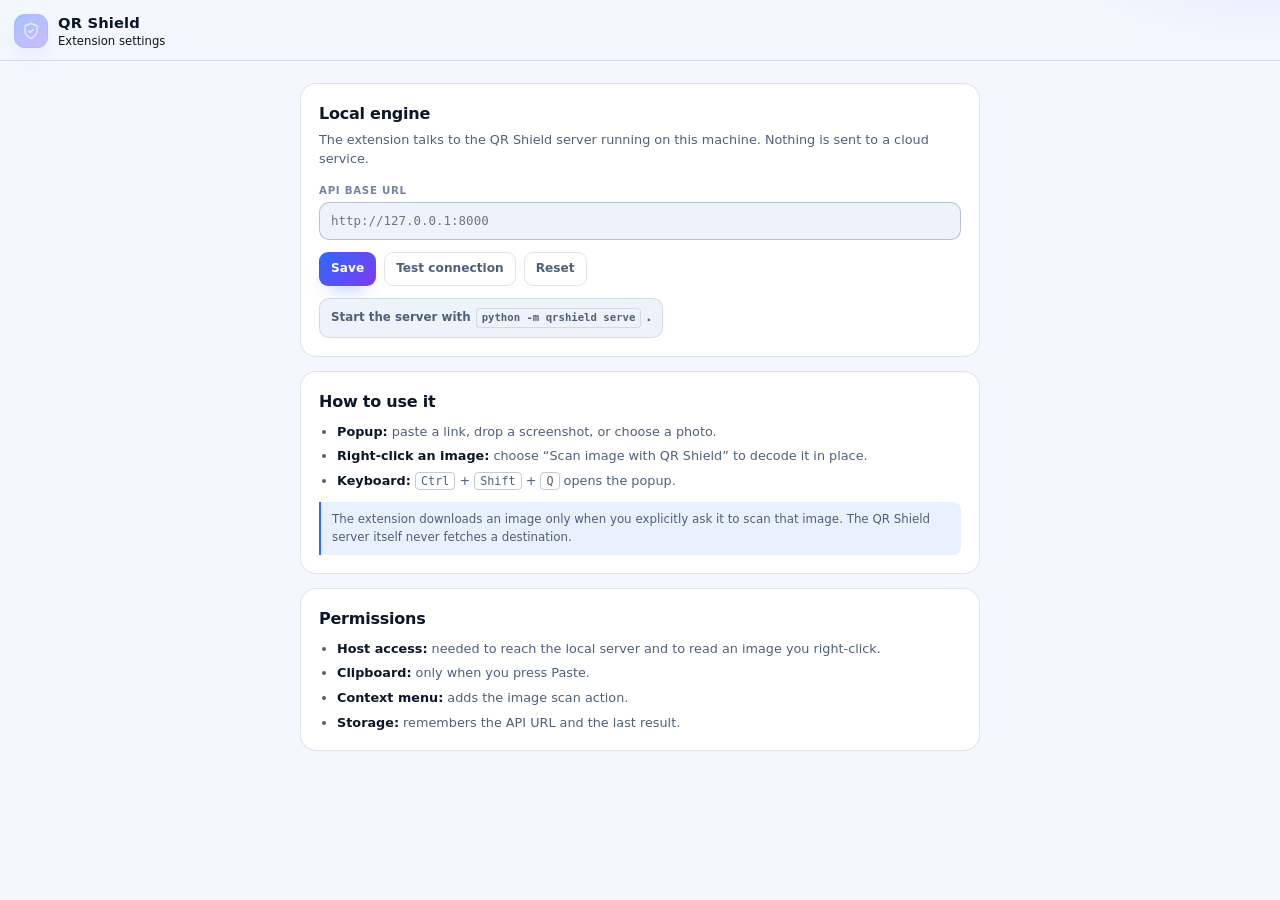
<file: extension/options.html>
<!doctype html>
<html lang="en">
<head>
  <meta charset="utf-8">
  <meta name="viewport" content="width=device-width, initial-scale=1">
  <title>QR Shield settings</title>
  <link rel="stylesheet" href="popup.css">
  <link rel="stylesheet" href="options.css">
</head>
<body>
  <header class="bar">
    <div class="brand">
      <span class="brand-mark" aria-hidden="true">
        <svg viewBox="0 0 24 24" fill="none" stroke="currentColor" stroke-width="1.8" stroke-linecap="round" stroke-linejoin="round">
          <path d="M12 22s8-4 8-10V5l-8-3-8 3v7c0 6 8 10 8 10z"/>
          <path d="M9 12l2 2 4-4"/>
        </svg>
      </span>
      <span class="brand-copy">
        <strong>QR Shield</strong>
        <small>Extension settings</small>
      </span>
    </div>
  </header>

  <main>
    <section class="panel">
      <h2>Local engine</h2>
      <p>The extension talks to the QR Shield server running on this machine. Nothing is sent to a cloud service.</p>
      <label class="field">
        <span>API base URL</span>
        <input id="api-base" type="url" spellcheck="false" placeholder="http://127.0.0.1:8000">
      </label>
      <div class="actions">
        <button class="btn primary" id="save" type="button">Save</button>
        <button class="btn ghost" id="test" type="button">Test connection</button>
        <button class="btn ghost" id="reset" type="button">Reset</button>
      </div>
      <p class="status" id="status">Start the server with <code>python -m qrshield serve</code>.</p>
    </section>

    <section class="panel">
      <h2>How to use it</h2>
      <ul class="list">
        <li><strong>Popup:</strong> paste a link, drop a screenshot, or choose a photo.</li>
        <li><strong>Right-click an image:</strong> choose “Scan image with QR Shield” to decode it in place.</li>
        <li><strong>Keyboard:</strong> <kbd>Ctrl</kbd> + <kbd>Shift</kbd> + <kbd>Q</kbd> opens the popup.</li>
      </ul>
      <p class="note">The extension downloads an image only when you explicitly ask it to scan that image. The QR Shield server itself never fetches a destination.</p>
    </section>

    <section class="panel">
      <h2>Permissions</h2>
      <ul class="list">
        <li><strong>Host access:</strong> needed to reach the local server and to read an image you right-click.</li>
        <li><strong>Clipboard:</strong> only when you press Paste.</li>
        <li><strong>Context menu:</strong> adds the image scan action.</li>
        <li><strong>Storage:</strong> remembers the API URL and the last result.</li>
      </ul>
    </section>
  </main>

  <script type="module" src="options.js"></script>
</body>
</html>
</file>
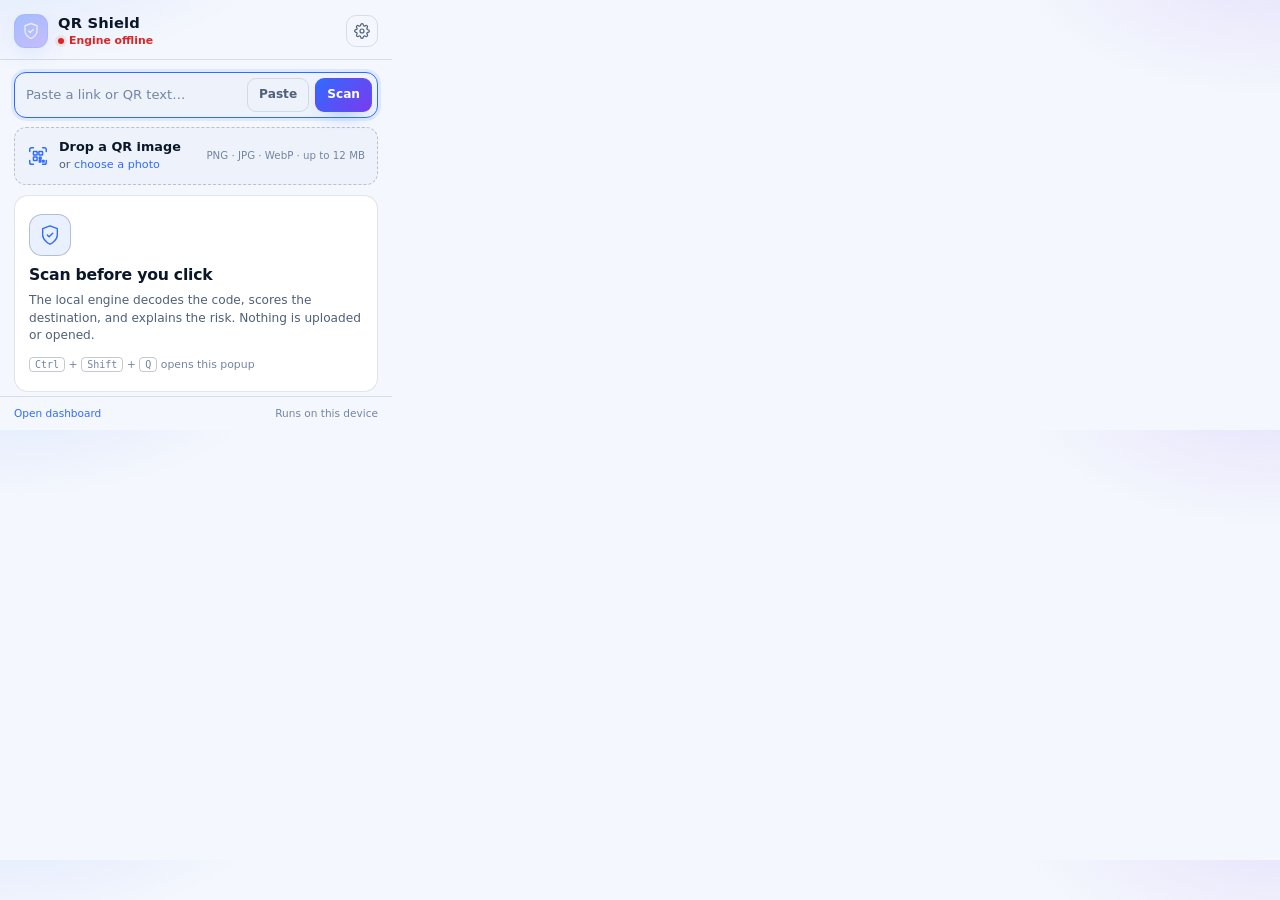
<file: extension/popup.html>
<!doctype html>
<html lang="en">
<head>
  <meta charset="utf-8">
  <meta name="viewport" content="width=device-width, initial-scale=1">
  <title>QR Shield</title>
  <link rel="stylesheet" href="popup.css">
</head>
<body>
  <header class="bar">
    <div class="brand">
      <span class="brand-mark" aria-hidden="true">
        <svg viewBox="0 0 24 24" fill="none" stroke="currentColor" stroke-width="1.8" stroke-linecap="round" stroke-linejoin="round">
          <path d="M12 22s8-4 8-10V5l-8-3-8 3v7c0 6 8 10 8 10z"/>
          <path d="M9 12l2 2 4-4"/>
        </svg>
      </span>
      <span class="brand-copy">
        <strong>QR Shield</strong>
        <small id="status" data-state="loading"><span class="dot"></span><span id="status-text">Connecting…</span></small>
      </span>
    </div>
    <button class="icon-button" id="options" type="button" title="Settings" aria-label="Settings">
      <svg viewBox="0 0 24 24" fill="none" stroke="currentColor" stroke-width="1.8" stroke-linecap="round" stroke-linejoin="round">
        <circle cx="12" cy="12" r="3"/>
        <path d="M19.4 15a1.7 1.7 0 0 0 .34 1.87l.06.06a2 2 0 1 1-2.83 2.83l-.06-.06A1.7 1.7 0 0 0 15 19.4a1.7 1.7 0 0 0-1 1.55V21a2 2 0 1 1-4 0v-.09A1.7 1.7 0 0 0 9 19.4a1.7 1.7 0 0 0-1.87.34l-.06.06a2 2 0 1 1-2.83-2.83l.06-.06A1.7 1.7 0 0 0 4.6 15a1.7 1.7 0 0 0-1.55-1H3a2 2 0 1 1 0-4h.09A1.7 1.7 0 0 0 4.6 9a1.7 1.7 0 0 0-.34-1.87l-.06-.06a2 2 0 1 1 2.83-2.83l.06.06A1.7 1.7 0 0 0 9 4.6a1.7 1.7 0 0 0 1-1.55V3a2 2 0 1 1 4 0v.09A1.7 1.7 0 0 0 15 4.6a1.7 1.7 0 0 0 1.87-.34l.06-.06a2 2 0 1 1 2.83 2.83l-.06.06A1.7 1.7 0 0 0 19.4 9v.09a1.7 1.7 0 0 0 1.55 1H21a2 2 0 1 1 0 4h-.09a1.7 1.7 0 0 0-1.51 1Z"/>
      </svg>
    </button>
  </header>

  <main>
    <form class="urlbar" id="url-form" autocomplete="off">
      <input id="url-input" type="text" inputmode="url" spellcheck="false" maxlength="4096"
             placeholder="Paste a link or QR text…" aria-label="Link or QR payload">
      <button class="btn ghost" id="paste" type="button" title="Paste from clipboard">Paste</button>
      <button class="btn primary" id="scan" type="submit">Scan</button>
    </form>

    <div class="drop" id="drop" tabindex="0" role="button" aria-label="Choose a QR image">
      <svg class="drop-icon" viewBox="0 0 24 24" fill="none" stroke="currentColor" stroke-width="1.6" stroke-linecap="round" stroke-linejoin="round" aria-hidden="true">
        <path d="M3 7V5a2 2 0 0 1 2-2h2M17 3h2a2 2 0 0 1 2 2v2M21 17v2a2 2 0 0 1-2 2h-2M7 21H5a2 2 0 0 1-2-2v-2"/>
        <rect x="7" y="7" width="4" height="4" rx=".6"/>
        <rect x="13" y="7" width="4" height="4" rx=".6"/>
        <rect x="7" y="13" width="4" height="4" rx=".6"/>
        <path d="M13.4 13.4h2v2h-2zM17 17h1.6v1.6H17zM13.4 17h1.6v1.6h-1.6z"/>
      </svg>
      <div>
        <strong>Drop a QR image</strong>
        <span>or <button class="link-button" id="browse" type="button">choose a photo</button></span>
      </div>
      <span class="hint">PNG · JPG · WebP · up to 12 MB</span>
    </div>
    <input id="file" type="file" accept="image/*" hidden>

    <section class="result-area" id="result" aria-live="polite">
      <div class="empty">
        <span class="empty-badge" aria-hidden="true">
          <svg viewBox="0 0 24 24" fill="none" stroke="currentColor" stroke-width="1.5" stroke-linecap="round" stroke-linejoin="round">
            <path d="M12 22s8-4 8-10V5l-8-3-8 3v7c0 6 8 10 8 10z"/>
            <path d="M9 12l2 2 4-4"/>
          </svg>
        </span>
        <h2>Scan before you click</h2>
        <p>The local engine decodes the code, scores the destination, and explains the risk. Nothing is uploaded or opened.</p>
        <p class="kbd"><kbd>Ctrl</kbd> + <kbd>Shift</kbd> + <kbd>Q</kbd> opens this popup</p>
      </div>
    </section>
  </main>

  <footer class="foot">
    <a id="dashboard" href="http://127.0.0.1:8000/" target="_blank" rel="noopener">Open dashboard</a>
    <span>Runs on this device</span>
  </footer>

  <script type="module" src="popup.js"></script>
</body>
</html>
</file>
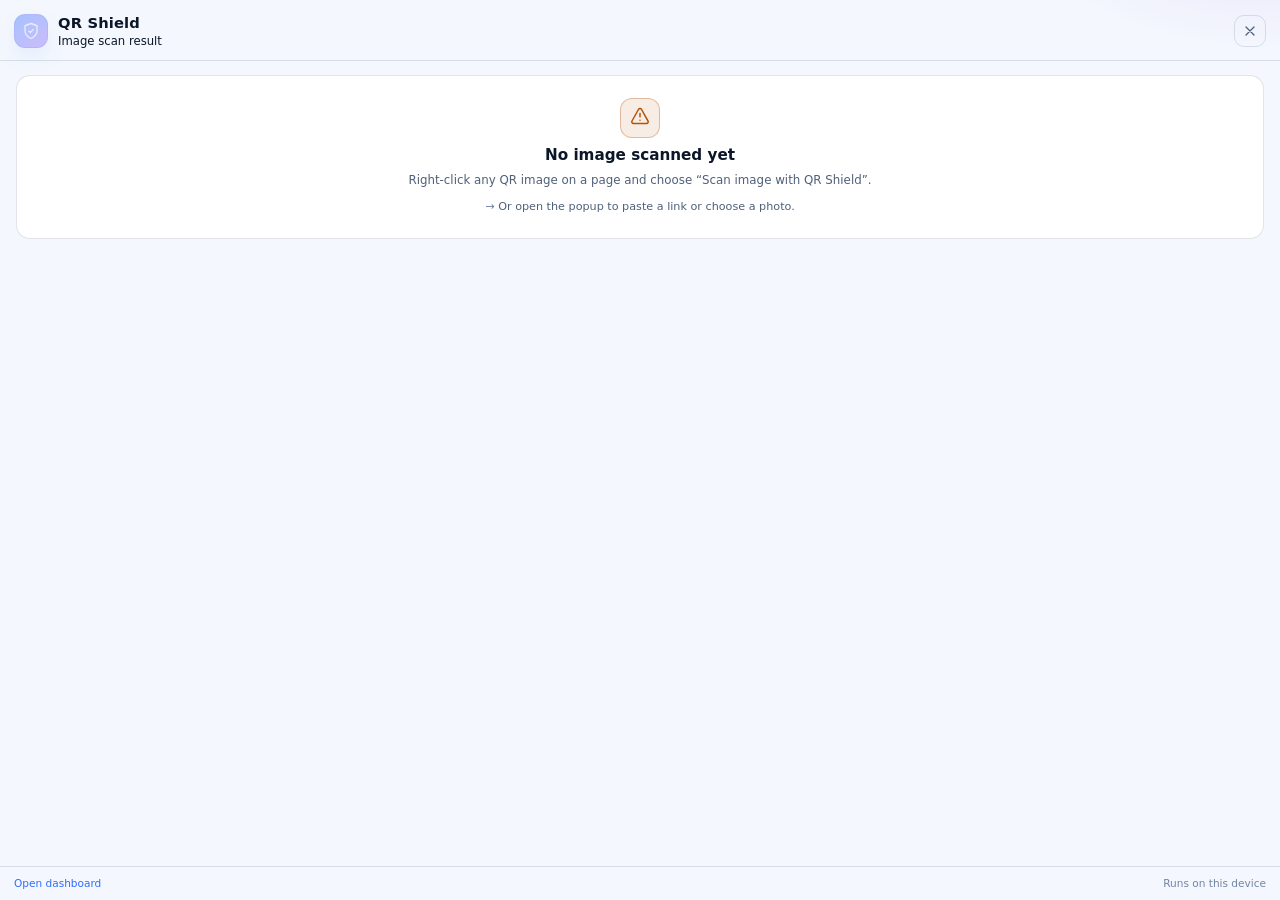
<file: extension/result.html>
<!doctype html>
<html lang="en">
<head>
  <meta charset="utf-8">
  <meta name="viewport" content="width=device-width, initial-scale=1">
  <title>QR Shield result</title>
  <link rel="stylesheet" href="popup.css">
  <link rel="stylesheet" href="result.css">
</head>
<body>
  <header class="bar">
    <div class="brand">
      <span class="brand-mark" aria-hidden="true">
        <svg viewBox="0 0 24 24" fill="none" stroke="currentColor" stroke-width="1.8" stroke-linecap="round" stroke-linejoin="round">
          <path d="M12 22s8-4 8-10V5l-8-3-8 3v7c0 6 8 10 8 10z"/>
          <path d="M9 12l2 2 4-4"/>
        </svg>
      </span>
      <span class="brand-copy">
        <strong>QR Shield</strong>
        <small>Image scan result</small>
      </span>
    </div>
    <button class="icon-button" id="close" type="button" title="Close" aria-label="Close">
      <svg viewBox="0 0 24 24" fill="none" stroke="currentColor" stroke-width="1.9" stroke-linecap="round" stroke-linejoin="round">
        <path d="M18 6 6 18M6 6l12 12"/>
      </svg>
    </button>
  </header>

  <main>
    <section class="result-area" id="result" aria-live="polite"></section>
    <p class="source" id="source"></p>
  </main>

  <footer class="foot">
    <a id="dashboard" href="http://127.0.0.1:8000/" target="_blank" rel="noopener">Open dashboard</a>
    <span>Runs on this device</span>
  </footer>

  <script type="module" src="result.js"></script>
</body>
</html>
</file>
<file: extension/popup.css>
/* QR Shield extension popup — compact, self-contained, theme-aware. */

:root {
  color-scheme: dark;
  --bg: #070b14;
  --panel: #0f1728;
  --inset: #0a1120;
  --line: rgba(148, 177, 225, 0.16);
  --line-strong: rgba(148, 177, 225, 0.3);
  --text: #eaf0fb;
  --muted: #9aa9c2;
  --subtle: #6c7d99;
  --accent: #5b8cff;
  --accent-2: #8b5cf6;
  --accent-soft: rgba(91, 140, 255, 0.15);
  --ok: #34d399;
  --ok-soft: rgba(52, 211, 153, 0.12);
  --warn: #fbbf24;
  --warn-soft: rgba(251, 191, 36, 0.12);
  --bad: #fb7185;
  --bad-soft: rgba(251, 113, 133, 0.12);
  --info: #7dd3fc;
  --info-soft: rgba(125, 211, 252, 0.12);
  --mono: "Cascadia Mono", Consolas, ui-monospace, monospace;
}

@media (prefers-color-scheme: light) {
  :root {
    color-scheme: light;
    --bg: #f4f7fd;
    --panel: #ffffff;
    --inset: #eef3fb;
    --line: rgba(15, 35, 70, 0.12);
    --line-strong: rgba(15, 35, 70, 0.24);
    --text: #0b1728;
    --muted: #4f6079;
    --subtle: #7385a1;
    --accent: #2f6bff;
    --accent-2: #7c3aed;
    --accent-soft: rgba(47, 107, 255, 0.1);
    --ok: #0f9d68;
    --ok-soft: rgba(15, 157, 104, 0.1);
    --warn: #b45309;
    --warn-soft: rgba(180, 83, 9, 0.1);
    --bad: #dc2626;
    --bad-soft: rgba(220, 38, 38, 0.09);
    --info: #0369a1;
    --info-soft: rgba(3, 105, 161, 0.09);
  }
}

* { box-sizing: border-box; }
[hidden] { display: none !important; }

html, body { margin: 0; }

body {
  width: 392px;
  max-height: 600px;
  display: flex;
  flex-direction: column;
  color: var(--text);
  background:
    radial-gradient(420px 220px at 0% -20%, rgba(91, 140, 255, 0.18), transparent 70%),
    radial-gradient(380px 200px at 100% -10%, rgba(139, 92, 246, 0.14), transparent 70%),
    var(--bg);
  font-family: "Segoe UI", system-ui, -apple-system, BlinkMacSystemFont, Roboto, sans-serif;
  font-size: 14px;
  line-height: 1.45;
  -webkit-font-smoothing: antialiased;
}

a { color: var(--accent); text-decoration: none; }
a:hover { text-decoration: underline; }

button, input { font: inherit; color: inherit; }

:focus-visible { outline: 2px solid var(--accent); outline-offset: 2px; border-radius: 6px; }

.bar {
  display: flex;
  align-items: center;
  justify-content: space-between;
  gap: 10px;
  padding: 12px 14px 10px;
  border-bottom: 1px solid var(--line);
}

.brand { display: flex; align-items: center; gap: 10px; min-width: 0; }

.brand-mark {
  width: 34px;
  height: 34px;
  flex: none;
  display: grid;
  place-items: center;
  border-radius: 11px;
  color: #e4edff;
  background: linear-gradient(145deg, rgba(91, 140, 255, 0.5), rgba(139, 92, 246, 0.38));
  border: 1px solid rgba(150, 180, 255, 0.42);
  box-shadow: 0 10px 24px -12px rgba(91, 140, 255, 0.8);
}

.brand-mark svg { width: 18px; height: 18px; }

.brand-copy { display: flex; flex-direction: column; min-width: 0; }
.brand-copy strong { font-size: 0.92rem; letter-spacing: 0.01em; }

#status {
  display: inline-flex;
  align-items: center;
  gap: 5px;
  color: var(--muted);
  font-size: 0.68rem;
  font-weight: 600;
}

#status .dot {
  width: 6px;
  height: 6px;
  border-radius: 50%;
  background: var(--warn);
  box-shadow: 0 0 0 3px var(--warn-soft);
}

#status[data-state="ready"] .dot { background: var(--ok); box-shadow: 0 0 0 3px var(--ok-soft); }
#status[data-state="offline"] .dot { background: var(--bad); box-shadow: 0 0 0 3px var(--bad-soft); }
#status[data-state="offline"] { color: var(--bad); }

.icon-button {
  width: 32px;
  height: 32px;
  flex: none;
  display: grid;
  place-items: center;
  border: 1px solid var(--line);
  border-radius: 10px;
  background: transparent;
  color: var(--muted);
  cursor: pointer;
  transition: 150ms ease;
}

.icon-button svg { width: 16px; height: 16px; }
.icon-button:hover { color: var(--text); border-color: var(--line-strong); background: var(--accent-soft); }

main { padding: 12px 14px 4px; overflow-y: auto; }

.urlbar {
  display: flex;
  align-items: center;
  gap: 6px;
  padding: 5px 5px 5px 11px;
  border: 1px solid var(--line-strong);
  border-radius: 12px;
  background: var(--inset);
  transition: border-color 150ms ease, box-shadow 150ms ease;
}

.urlbar:focus-within { border-color: var(--accent); box-shadow: 0 0 0 3px var(--accent-soft); }

.urlbar input {
  flex: 1;
  min-width: 0;
  border: 0;
  background: transparent;
  outline: none;
  padding: 7px 0;
  font-size: 0.82rem;
}

.urlbar input::placeholder { color: var(--subtle); }

.btn {
  appearance: none;
  border: 1px solid transparent;
  border-radius: 9px;
  padding: 7px 11px;
  font-size: 0.76rem;
  font-weight: 650;
  cursor: pointer;
  white-space: nowrap;
  transition: 150ms ease;
}

.btn:disabled { opacity: 0.55; cursor: not-allowed; }
.btn.primary {
  color: #fff;
  background: linear-gradient(135deg, var(--accent), var(--accent-2));
  box-shadow: 0 10px 20px -12px rgba(91, 140, 255, 0.9);
}
.btn.primary:hover:not(:disabled) { transform: translateY(-1px); }
.btn.ghost { background: transparent; color: var(--muted); border-color: var(--line); }
.btn.ghost:hover:not(:disabled) { color: var(--text); background: var(--accent-soft); }

.drop {
  display: flex;
  align-items: center;
  gap: 10px;
  margin-top: 9px;
  padding: 10px 12px;
  border: 1.5px dashed var(--line-strong);
  border-radius: 12px;
  background: var(--inset);
  cursor: pointer;
  transition: 150ms ease;
}

.drop:hover, .drop:focus-visible, body.dragging .drop {
  border-color: var(--accent);
  background: var(--accent-soft);
}

.drop-icon { width: 22px; height: 22px; flex: none; color: var(--accent); }
.drop div { display: flex; flex-direction: column; gap: 1px; min-width: 0; }
.drop strong { font-size: 0.8rem; font-weight: 650; }
.drop span { color: var(--muted); font-size: 0.7rem; }
.drop .hint { margin-left: auto; color: var(--subtle); font-size: 0.64rem; white-space: nowrap; }

.link-button {
  appearance: none;
  border: 0;
  padding: 0;
  background: none;
  color: var(--accent);
  font-size: inherit;
  cursor: pointer;
}
.link-button:hover { text-decoration: underline; }

.result-area { margin-top: 10px; min-height: 168px; }

.empty {
  display: flex;
  flex-direction: column;
  align-items: flex-start;
  gap: 6px;
  padding: 18px 14px;
  border: 1px solid var(--line);
  border-radius: 14px;
  background: var(--panel);
}

.empty-badge {
  width: 42px;
  height: 42px;
  display: grid;
  place-items: center;
  border-radius: 13px;
  color: var(--accent);
  background: var(--accent-soft);
  border: 1px solid var(--line-strong);
  margin-bottom: 2px;
}
.empty-badge svg { width: 22px; height: 22px; }
.empty h2 { margin: 0; font-size: 0.98rem; letter-spacing: -0.015em; }
.empty p { margin: 0; color: var(--muted); font-size: 0.76rem; }
.empty .kbd { margin-top: 6px; color: var(--subtle); font-size: 0.68rem; }

kbd {
  padding: 1px 5px;
  border: 1px solid var(--line-strong);
  border-radius: 4px;
  background: var(--panel);
  font-family: var(--mono);
  font-size: 0.92em;
}

/* ------------------------------------------------------------------ result */
.result {
  border: 1px solid var(--line);
  border-radius: 14px;
  background: var(--panel);
  overflow: hidden;
  animation: rise 200ms ease both;
}

.verdict {
  display: flex;
  align-items: flex-start;
  gap: 10px;
  padding: 13px 13px 11px;
  background: linear-gradient(135deg, var(--tint, transparent), transparent 72%);
}

.result.safe, .result.allowlisted { --tone: var(--ok); --tint: var(--ok-soft); }
.result.suspicious { --tone: var(--warn); --tint: var(--warn-soft); }
.result.malicious { --tone: var(--bad); --tint: var(--bad-soft); }
.result.unknown { --tone: var(--info); --tint: var(--info-soft); }

.verdict-badge {
  width: 38px;
  height: 38px;
  flex: none;
  display: grid;
  place-items: center;
  border-radius: 12px;
  color: var(--tone, var(--info));
  background: var(--tint, var(--info-soft));
  border: 1px solid color-mix(in srgb, var(--tone, var(--info)) 34%, transparent);
}

.verdict-badge svg { width: 19px; height: 19px; }
.verdict-copy { flex: 1; min-width: 0; }
.kicker { color: var(--subtle); font-size: 0.6rem; font-weight: 700; letter-spacing: 0.08em; text-transform: uppercase; }
.verdict-copy h2 { margin: 2px 0 0; font-size: 1.02rem; line-height: 1.2; letter-spacing: -0.015em; color: var(--tone, var(--text)); }
.verdict-copy p { margin: 4px 0 0; color: var(--muted); font-size: 0.73rem; line-height: 1.45; }

.score { flex: none; text-align: right; line-height: 1; padding-top: 1px; }
.score strong { display: block; font-size: 1.55rem; font-weight: 750; letter-spacing: -0.04em; color: var(--tone, var(--text)); }
.score small { display: block; margin-top: 3px; color: var(--subtle); font-size: 0.52rem; letter-spacing: 0.14em; font-weight: 700; }

.meter { height: 5px; background: rgba(148, 177, 225, 0.14); }
.meter span { display: block; height: 100%; background: linear-gradient(90deg, var(--ok), var(--warn) 55%, var(--bad)); transition: width 420ms ease; }

.body { display: flex; flex-direction: column; gap: 9px; padding: 11px 13px 13px; }

.payload {
  display: flex;
  align-items: flex-start;
  gap: 8px;
  padding: 8px 9px;
  border: 1px solid var(--line);
  border-radius: 9px;
  background: var(--inset);
}

.payload-label { flex: none; color: var(--subtle); font-size: 0.56rem; font-weight: 700; letter-spacing: 0.08em; text-transform: uppercase; padding-top: 2px; }
.payload-value { flex: 1; min-width: 0; font-family: var(--mono); font-size: 0.7rem; line-height: 1.5; word-break: break-all; max-height: 88px; overflow: auto; }

.copy {
  flex: none;
  border: 1px solid var(--line-strong);
  border-radius: 6px;
  background: transparent;
  color: var(--muted);
  font-size: 0.62rem;
  font-weight: 650;
  padding: 3px 7px;
  cursor: pointer;
}
.copy:hover { color: var(--text); background: var(--accent-soft); }

.facts { display: grid; grid-template-columns: 1fr 1fr; gap: 6px; margin: 0; }
.fact { min-width: 0; padding: 6px 8px; border: 1px solid var(--line); border-radius: 8px; background: rgba(255, 255, 255, 0.02); }
.fact dt { color: var(--subtle); font-size: 0.54rem; font-weight: 700; letter-spacing: 0.07em; text-transform: uppercase; }
.fact dd { margin: 2px 0 0; font-size: 0.7rem; word-break: break-all; }

.section-label { color: var(--subtle); font-size: 0.58rem; font-weight: 700; letter-spacing: 0.09em; text-transform: uppercase; }

.signals { list-style: none; margin: 0; padding: 0; display: grid; gap: 5px; }
.signal { display: flex; gap: 8px; align-items: flex-start; padding: 7px 8px; border: 1px solid var(--line); border-radius: 8px; background: rgba(255, 255, 255, 0.02); }
.signal-dot { width: 6px; height: 6px; flex: none; margin-top: 5px; border-radius: 50%; background: var(--subtle); }
.signal.critical .signal-dot, .signal.high .signal-dot { background: var(--bad); box-shadow: 0 0 0 3px var(--bad-soft); }
.signal.medium .signal-dot { background: var(--warn); }
.signal.low .signal-dot { background: var(--info); }
.signal.positive .signal-dot { background: var(--ok); }
.signal p { margin: 0; font-size: 0.71rem; }
.signal-tag { display: block; margin-top: 2px; color: var(--subtle); font-size: 0.54rem; letter-spacing: 0.05em; text-transform: uppercase; font-weight: 650; }

.tech { border-top: 1px solid var(--line); padding-top: 8px; }
.tech summary { cursor: pointer; color: var(--subtle); font-size: 0.66rem; font-weight: 650; user-select: none; }
.tech summary:hover { color: var(--text); }
.tech-body { display: grid; gap: 6px; padding-top: 8px; }
.tech-row { display: flex; justify-content: space-between; gap: 10px; font-size: 0.66rem; }
.tech-row span { color: var(--muted); }
.tech-label { color: var(--subtle); font-size: 0.54rem; font-weight: 700; letter-spacing: 0.07em; text-transform: uppercase; }
.tech pre { margin: 0; padding: 8px; max-height: 150px; overflow: auto; border: 1px solid var(--line); border-radius: 8px; background: var(--inset); color: var(--muted); font-family: var(--mono); font-size: 0.6rem; line-height: 1.45; }

.notice { display: flex; flex-direction: column; align-items: center; text-align: center; gap: 6px; padding: 22px 16px; border: 1px solid var(--line); border-radius: 14px; background: var(--panel); }
.notice-icon { width: 40px; height: 40px; display: grid; place-items: center; border-radius: 12px; color: var(--warn); background: var(--warn-soft); border: 1px solid color-mix(in srgb, var(--warn) 32%, transparent); }
.notice-icon svg { width: 20px; height: 20px; }
.notice h2 { margin: 0; font-size: 0.95rem; }
.notice p { margin: 0; color: var(--muted); font-size: 0.74rem; }
.tips { list-style: none; margin: 4px 0 0; padding: 0; display: grid; gap: 3px; text-align: left; color: var(--muted); font-size: 0.7rem; }
.tips li::before { content: "→ "; color: var(--subtle); }

.skeleton { display: grid; gap: 10px; padding: 14px; border: 1px solid var(--line); border-radius: 14px; background: var(--panel); }
.skeleton-head { display: flex; gap: 10px; align-items: center; }
.skeleton-lines { flex: 1; display: grid; gap: 7px; }
.sk { display: block; height: 9px; border-radius: 6px; background: linear-gradient(90deg, var(--line) 25%, var(--line-strong) 37%, var(--line) 63%); background-size: 400% 100%; animation: shimmer 1.3s ease infinite; }
.sk-icon { width: 38px; height: 38px; border-radius: 12px; flex: none; }
.sk.w70 { width: 70%; }
.sk.w40 { width: 40%; }
.skeleton p { margin: 0; color: var(--subtle); font-size: 0.7rem; }

.pill { display: inline-flex; align-items: center; gap: 5px; padding: 2px 7px; border: 1px solid var(--line); border-radius: 999px; font-size: 0.58rem; font-weight: 700; }
.pill .dot { width: 5px; height: 5px; border-radius: 50%; background: currentColor; }

.foot {
  display: flex;
  align-items: center;
  justify-content: space-between;
  gap: 8px;
  padding: 9px 14px;
  border-top: 1px solid var(--line);
  color: var(--subtle);
  font-size: 0.66rem;
}

@keyframes shimmer { 0% { background-position: 100% 0; } 100% { background-position: 0 0; } }
@keyframes rise { from { opacity: 0; transform: translateY(6px); } to { opacity: 1; transform: none; } }

@media (prefers-reduced-motion: reduce) {
  *, *::before, *::after { animation-duration: 0.001ms !important; transition-duration: 0.001ms !important; }
}
</file>
<file: extension/options.css>
body {
  width: 100%;
  max-height: none;
  min-height: 100vh;
}

main {
  width: min(680px, calc(100% - 32px));
  margin: 22px auto 40px;
  padding: 0;
  overflow: visible;
}

.panel {
  padding: 18px;
  margin-bottom: 14px;
  border: 1px solid var(--line);
  border-radius: 16px;
  background: var(--panel);
}

.panel h2 { margin: 0; font-size: 1rem; letter-spacing: -0.015em; }
.panel > p { margin: 6px 0 0; color: var(--muted); font-size: 0.8rem; }

.field { display: grid; gap: 5px; margin-top: 14px; }
.field span { color: var(--subtle); font-size: 0.64rem; font-weight: 700; letter-spacing: 0.07em; text-transform: uppercase; }

.field input {
  width: 100%;
  padding: 9px 11px;
  border: 1px solid var(--line-strong);
  border-radius: 10px;
  background: var(--inset);
  outline: none;
  font-family: var(--mono);
  font-size: 0.78rem;
}

.field input:focus { border-color: var(--accent); box-shadow: 0 0 0 3px var(--accent-soft); }

.actions { display: flex; gap: 8px; flex-wrap: wrap; margin-top: 12px; }

.status {
  margin: 12px 0 0 !important;
  padding: 9px 11px;
  border: 1px solid var(--line);
  border-radius: 10px;
  background: var(--inset);
  font-size: 0.74rem !important;
}

.status.ok { color: var(--ok); border-color: color-mix(in srgb, var(--ok) 35%, transparent); background: var(--ok-soft); }
.status.bad { color: var(--bad); border-color: color-mix(in srgb, var(--bad) 35%, transparent); background: var(--bad-soft); }

.list { margin: 10px 0 0; padding-left: 18px; color: var(--muted); font-size: 0.8rem; display: grid; gap: 6px; }
.list strong { color: var(--text); }

.note {
  margin-top: 12px !important;
  padding: 9px 11px;
  border-left: 2px solid var(--accent);
  background: var(--accent-soft);
  border-radius: 0 8px 8px 0;
  font-size: 0.74rem !important;
}

code {
  padding: 1px 5px;
  border-radius: 4px;
  background: var(--inset);
  border: 1px solid var(--line);
  font-family: var(--mono);
  font-size: 0.9em;
}
</file>
<file: extension/result.css>
body {
  width: 100%;
  min-width: 380px;
  max-height: none;
  min-height: 100vh;
}

main {
  flex: 1;
  padding: 14px 16px 8px;
  overflow: visible;
}

.result-area { margin-top: 0; min-height: 0; }

.source {
  margin: 9px 2px 0;
  color: var(--subtle);
  font-size: 0.66rem;
  word-break: break-all;
}

.foot { position: sticky; bottom: 0; background: var(--bg); }
</file>
